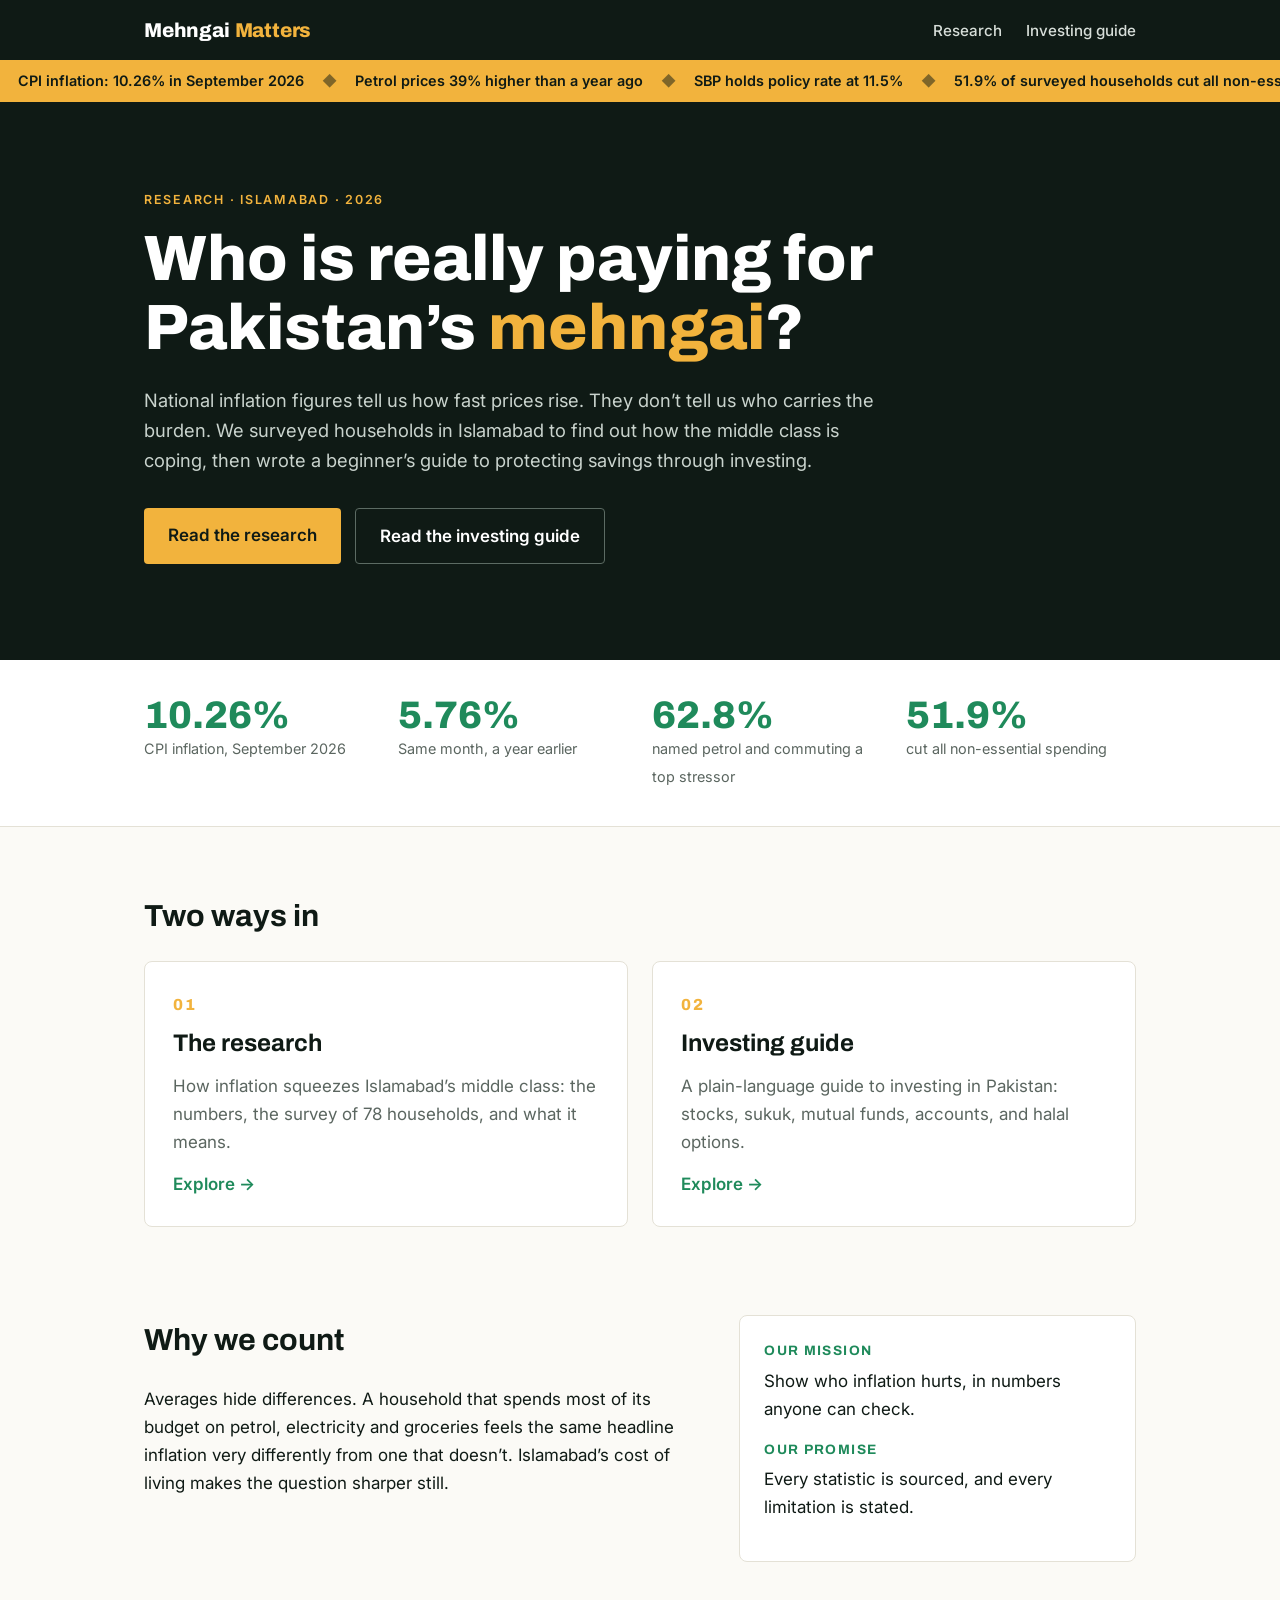
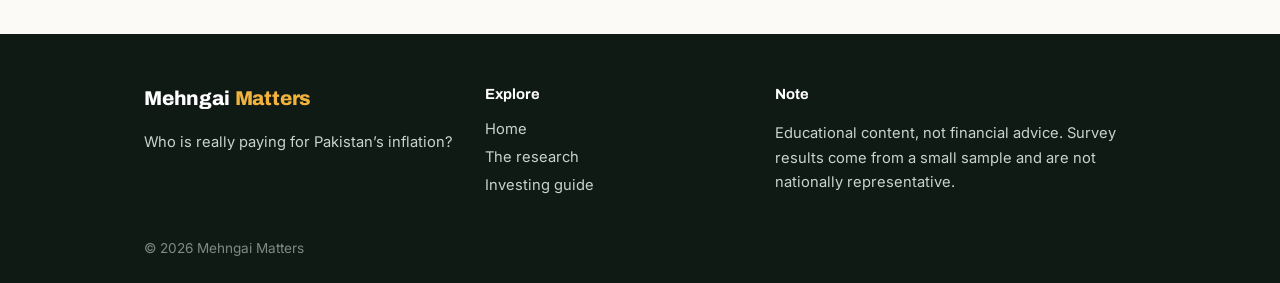
<file: index.html>
<!DOCTYPE html><html lang="en"><head><meta charset="UTF-8"><meta name="viewport" content="width=device-width, initial-scale=1.0">
<title>Mehngai Matters: who is paying for Pakistan’s inflation?</title><meta name="description" content="Research on how inflation affects Islamabad’s middle class, plus a beginner’s guide to investing in Pakistan.">
<link rel="icon" href="data:image/svg+xml,%3Csvg xmlns='http://www.w3.org/2000/svg' viewBox='0 0 100 100'%3E%3Ctext y='.9em' font-size='90'%3E%F0%9F%93%89%3C/text%3E%3C/svg%3E">
<link rel="preconnect" href="https://fonts.googleapis.com"><link rel="preconnect" href="https://fonts.gstatic.com" crossorigin>
<link href="https://fonts.googleapis.com/css2?family=Archivo:wght@600;700;800&family=Inter:wght@400;500;600&display=swap" rel="stylesheet">
<link rel="stylesheet" href="style.css"></head><body>
<header class="site-header"><div class="wrap bar"><a class="brand" href="index.html">Mehngai<span>Matters</span></a><nav><a href="research.html">Research</a><a href="blog.html">Investing guide</a></nav></div></header>
<div class="ticker"><div class="track"><span>CPI inflation: 10.26% in September 2026</span><i>◆</i><span>Petrol prices 39% higher than a year ago</span><i>◆</i><span>SBP holds policy rate at 11.5%</span><i>◆</i><span>51.9% of surveyed households cut all non-essential spending</span><i>◆</i><span>Wholesale inflation: 13.33%</span><i>◆</i><span>Only 9.1% are dipping into savings</span><i>◆</i><span>CPI inflation: 10.26% in September 2026</span><i>◆</i><span>Petrol prices 39% higher than a year ago</span><i>◆</i><span>SBP holds policy rate at 11.5%</span><i>◆</i><span>51.9% of surveyed households cut all non-essential spending</span><i>◆</i><span>Wholesale inflation: 13.33%</span><i>◆</i><span>Only 9.1% are dipping into savings</span><i>◆</i></div></div>
<section class="hero"><div class="wrap"><p class="eyebrow">Research · Islamabad · 2026</p><h1>Who is really paying for Pakistan’s <em>mehngai</em>?</h1>
<p class="lead">National inflation figures tell us how fast prices rise. They don’t tell us who carries the burden. We surveyed households in Islamabad to find out how the middle class is coping, then wrote a beginner’s guide to protecting savings through investing.</p>
<div class="cta"><a class="btn" href="research.html">Read the research</a><a class="btn ghost" href="blog.html">Read the investing guide</a></div></div></section>
<section class="stats"><div class="wrap grid4">
<div><b>10.26%</b><span>CPI inflation, September 2026</span></div><div><b>5.76%</b><span>Same month, a year earlier</span></div>
<div><b>62.8%</b><span>named petrol and commuting a top stressor</span></div><div><b>51.9%</b><span>cut all non-essential spending</span></div></div></section>
<section class="wrap block"><h2>Two ways in</h2><div class="cards">
<a class="card" href="research.html"><small>01</small><h3>The research</h3><p>How inflation squeezes Islamabad’s middle class: the numbers, the survey of 78 households, and what it means.</p><span>Explore →</span></a>
<a class="card" href="blog.html"><small>02</small><h3>Investing guide</h3><p>A plain-language guide to investing in Pakistan: stocks, sukuk, mutual funds, accounts, and halal options.</p><span>Explore →</span></a></div></section>
<section class="wrap block purpose"><div><h2>Why we count</h2><p>Averages hide differences. A household that spends most of its budget on petrol, electricity and groceries feels the same headline inflation very differently from one that doesn’t. Islamabad’s cost of living makes the question sharper still.</p></div>
<div class="mv"><h4>Our mission</h4><p>Show who inflation hurts, in numbers anyone can check.</p><h4>Our promise</h4><p>Every statistic is sourced, and every limitation is stated.</p></div></section>
<footer class="site-footer"><div class="wrap cols"><div><a class="brand" href="index.html">Mehngai<span>Matters</span></a><p>Who is really paying for Pakistan’s inflation?</p></div>
<div><h4>Explore</h4><a href="index.html">Home</a><a href="research.html">The research</a><a href="blog.html">Investing guide</a></div>
<div><h4>Note</h4><p>Educational content, not financial advice. Survey results come from a small sample and are not nationally representative.</p></div></div>
<div class="wrap fine">© 2026 Mehngai Matters</div></footer></body></html>
</file>
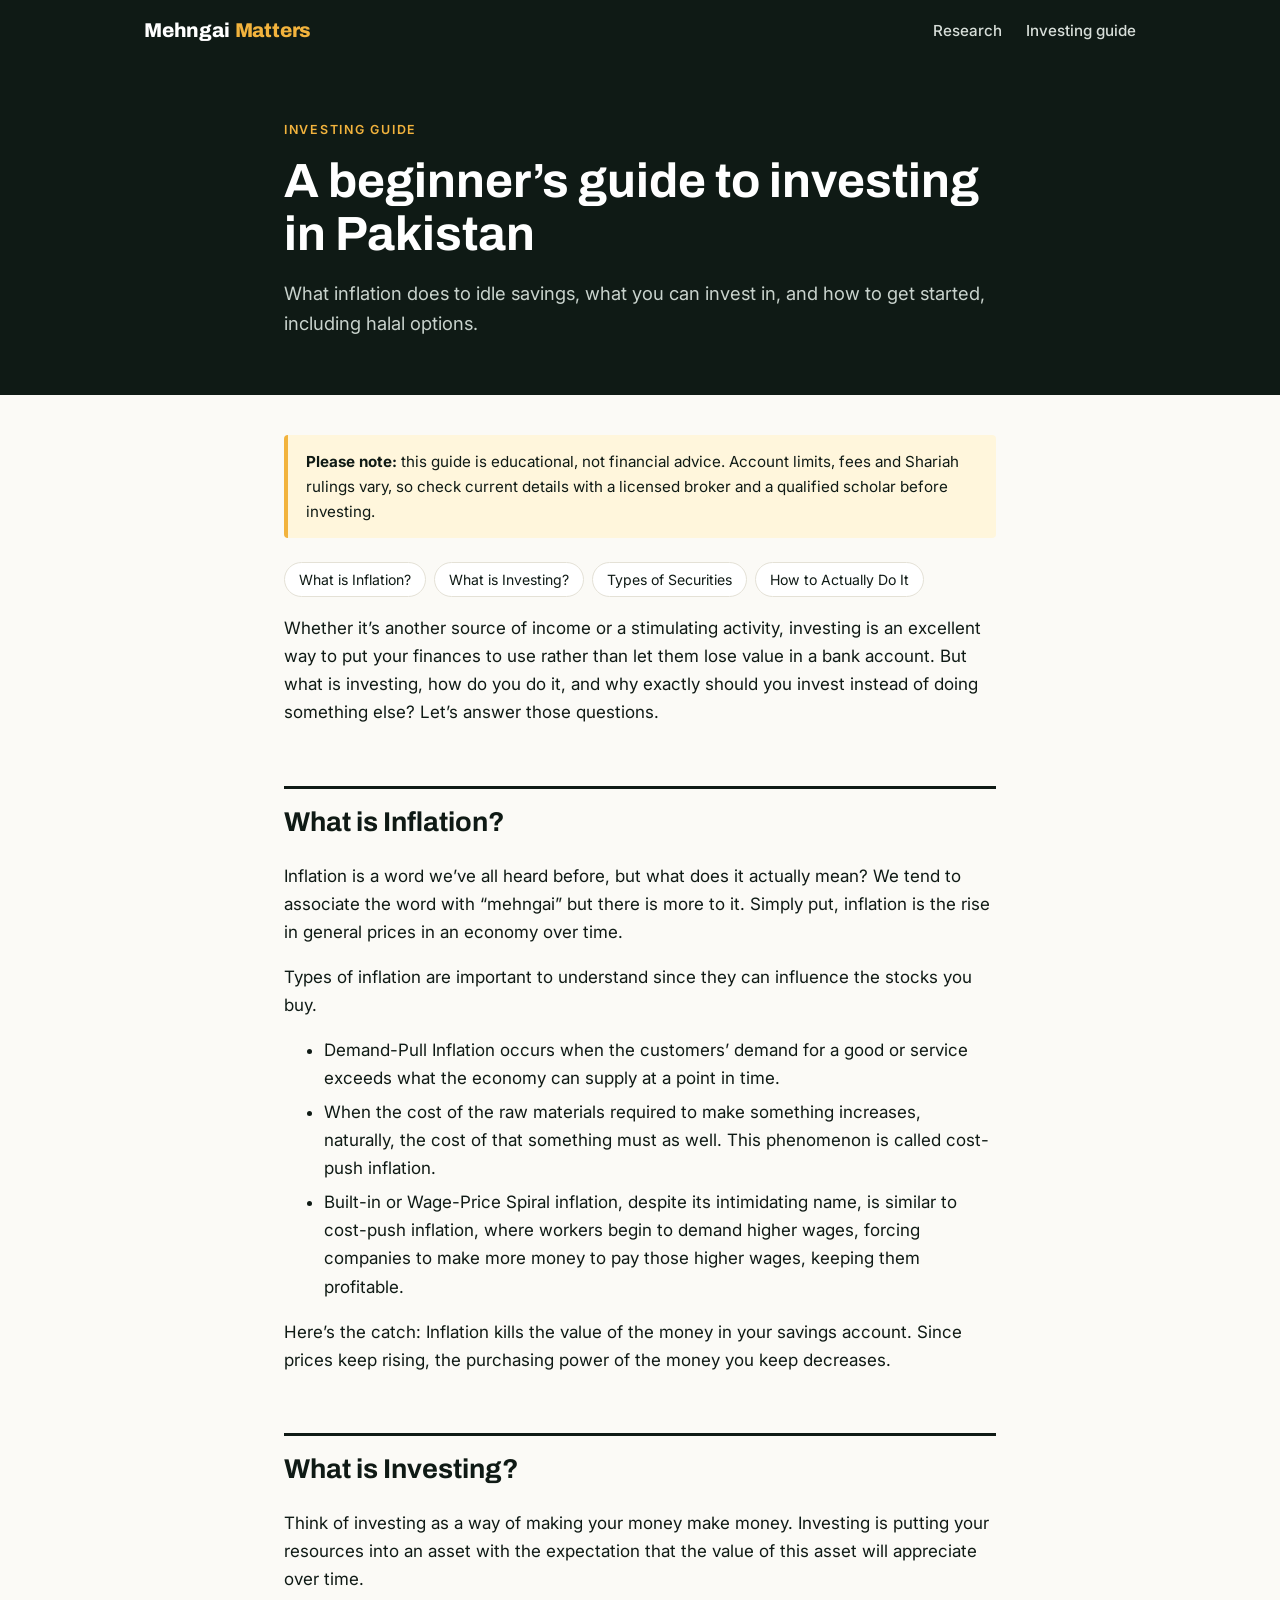
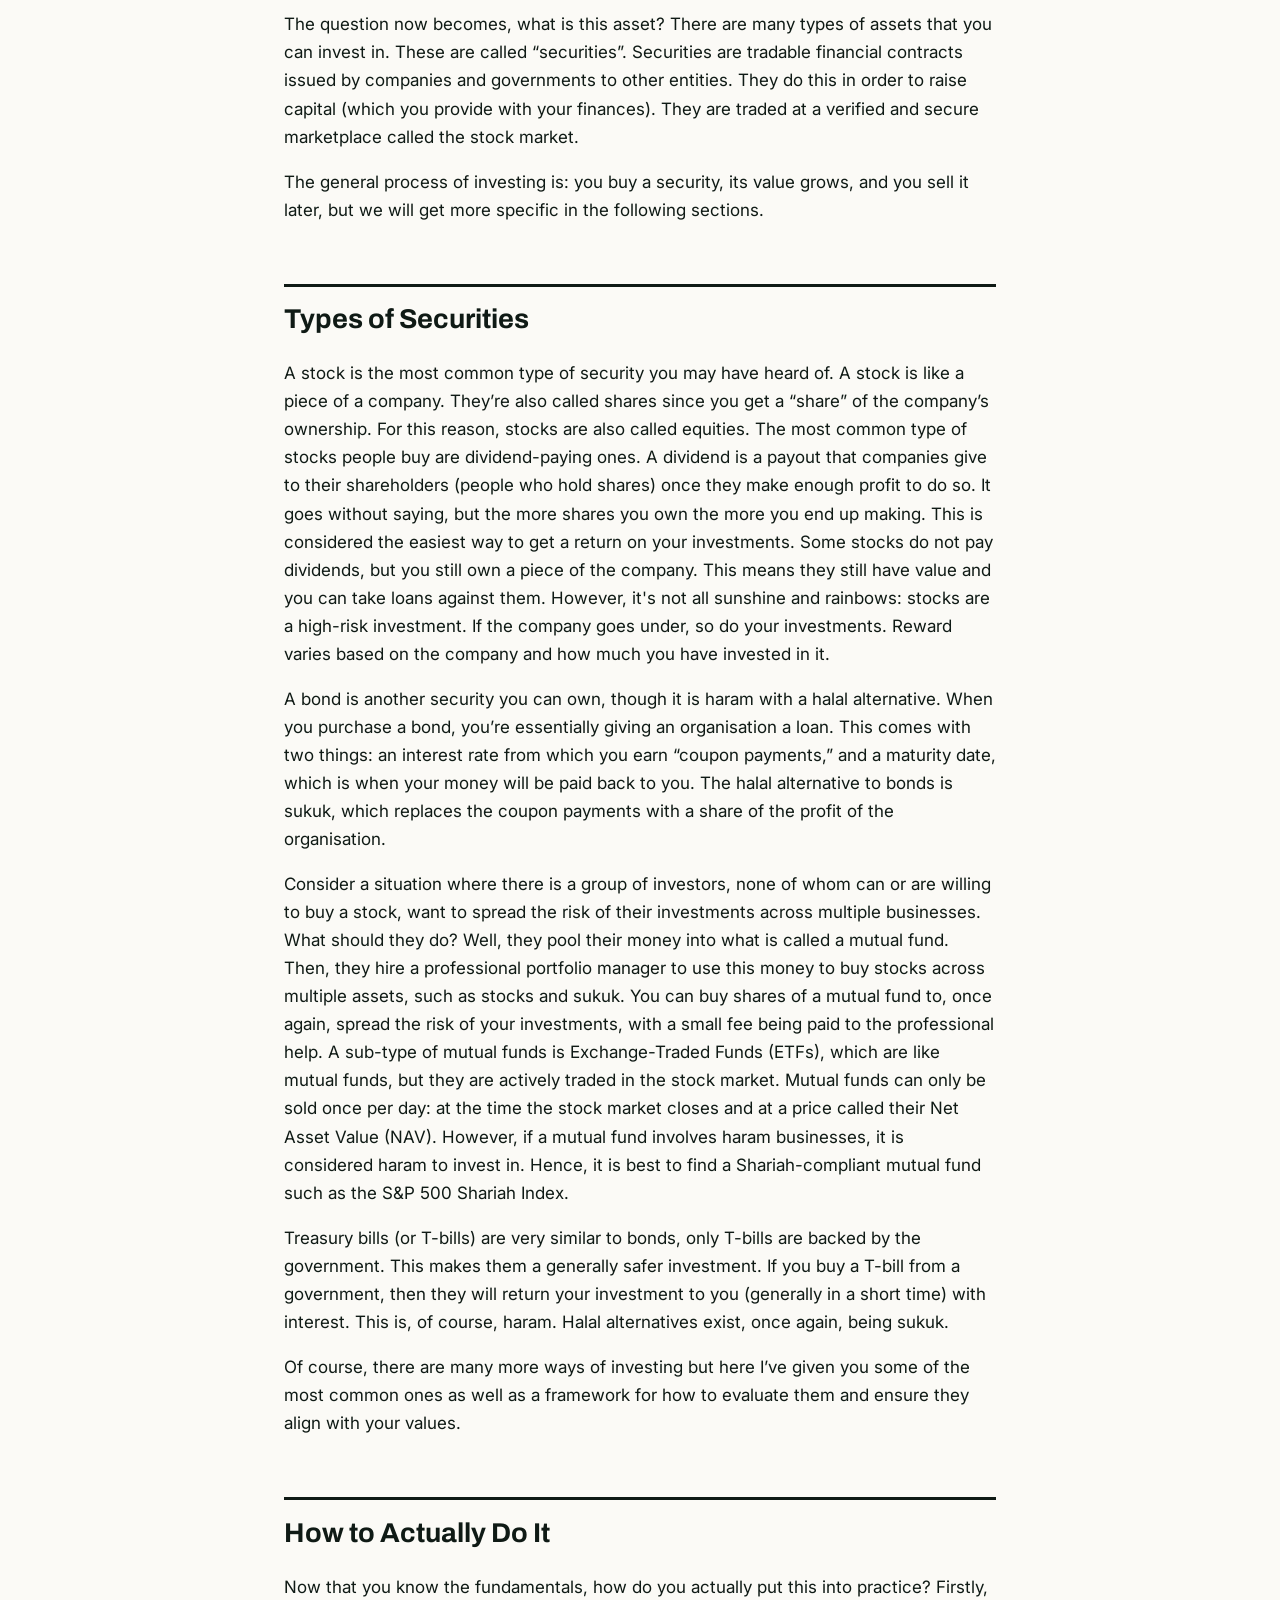
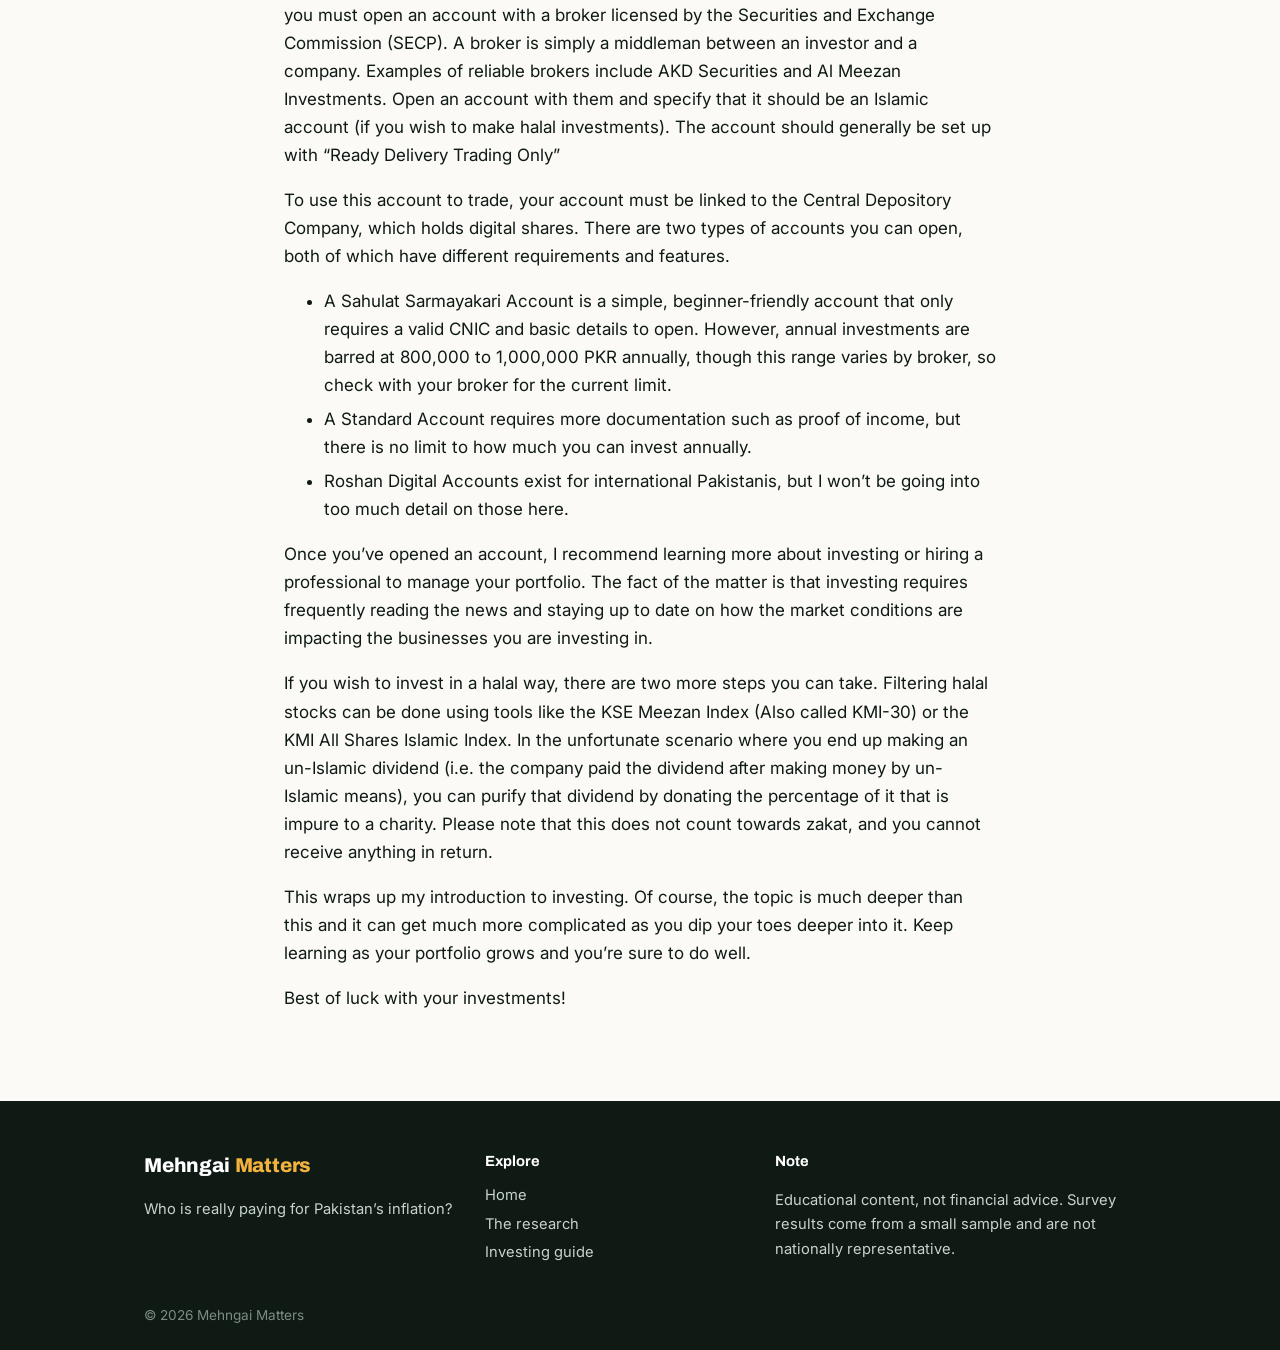
<file: blog.html>
<!DOCTYPE html><html lang="en"><head><meta charset="UTF-8"><meta name="viewport" content="width=device-width, initial-scale=1.0">
<title>Beginner’s guide to investing in Pakistan | Mehngai Matters</title><meta name="description" content="Inflation, stocks, sukuk, mutual funds, brokerage accounts and halal investing, explained for beginners.">
<link rel="icon" href="data:image/svg+xml,%3Csvg xmlns='http://www.w3.org/2000/svg' viewBox='0 0 100 100'%3E%3Ctext y='.9em' font-size='90'%3E%F0%9F%93%89%3C/text%3E%3C/svg%3E">
<link rel="preconnect" href="https://fonts.googleapis.com"><link rel="preconnect" href="https://fonts.gstatic.com" crossorigin>
<link href="https://fonts.googleapis.com/css2?family=Archivo:wght@600;700;800&family=Inter:wght@400;500;600&display=swap" rel="stylesheet">
<link rel="stylesheet" href="style.css"></head><body>
<header class="site-header"><div class="wrap bar"><a class="brand" href="index.html">Mehngai<span>Matters</span></a><nav><a href="research.html">Research</a><a href="blog.html">Investing guide</a></nav></div></header>
<section class="page-hero"><div class="wrap narrow"><p class="eyebrow">Investing guide</p><h1>A beginner’s guide to investing in Pakistan</h1><p class="lead">What inflation does to idle savings, what you can invest in, and how to get started, including halal options.</p></div></section>
<article class="wrap narrow prose"><div class="note"><b>Please note:</b> this guide is educational, not financial advice. Account limits, fees and Shariah rulings vary, so check current details with a licensed broker and a qualified scholar before investing.</div>
<nav class="toc"><a href="#what-is-inflation">What is Inflation?</a><a href="#what-is-investing">What is Investing?</a><a href="#types-of-securities">Types of Securities</a><a href="#how-to-actually-do-it">How to Actually Do It</a></nav><p>Whether it’s another source of income or a stimulating activity, investing is an excellent way to put your finances to use rather than let them lose value in a bank account. But what is investing, how do you do it, and why exactly should you invest instead of doing something else? Let’s answer those questions.</p><h2 id="what-is-inflation">What is Inflation?</h2><p>Inflation is a word we’ve all heard before, but what does it actually mean? We tend to associate the word with “mehngai” but there is more to it. Simply put, inflation is the rise in general prices in an economy over time.</p><p>Types of inflation are important to understand since they can influence the stocks you buy.</p><ul><li>Demand-Pull Inflation occurs when the customers’ demand for a good or service exceeds what the economy can supply at a point in time.</li><li>When the cost of the raw materials required to make something increases, naturally, the cost of that something must as well. This phenomenon is called cost-push inflation.</li><li>Built-in or Wage-Price Spiral inflation, despite its intimidating name, is similar to cost-push inflation, where workers begin to demand higher wages, forcing companies to make more money to pay those higher wages, keeping them profitable.</li></ul><p>Here’s the catch: Inflation kills the value of the money in your savings account. Since prices keep rising, the purchasing power of the money you keep decreases.</p><h2 id="what-is-investing">What is Investing?</h2><p>Think of investing as a way of making your money make money. Investing is putting your resources into an asset with the expectation that the value of this asset will appreciate over time.</p><p>The question now becomes, what is this asset? There are many types of assets that you can invest in. These are called “securities”. Securities are tradable financial contracts issued by companies and governments to other entities. They do this in order to raise capital (which you provide with your finances). They are traded at a verified and secure marketplace called the stock market.</p><p>The general process of investing is: you buy a security, its value grows, and you sell it later, but we will get more specific in the following sections.</p><h2 id="types-of-securities">Types of Securities</h2><p>A stock is the most common type of security you may have heard of. A stock is like a piece of a company. They’re also called shares since you get a “share” of the company’s ownership. For this reason, stocks are also called equities. The most common type of stocks people buy are dividend-paying ones. A dividend is a payout that companies give to their shareholders (people who hold shares) once they make enough profit to do so. It goes without saying, but the more shares you own the more you end up making. This is considered the easiest way to get a return on your investments. Some stocks do not pay dividends, but you still own a piece of the company. This means they still have value and you can take loans against them. However, it&#x27;s not all sunshine and rainbows: stocks are a high-risk investment. If the company goes under, so do your investments. Reward varies based on the company and how much you have invested in it.</p><p>A bond is another security you can own, though it is haram with a halal alternative. When you purchase a bond, you’re essentially giving an organisation a loan. This comes with two things: an interest rate from which you earn “coupon payments,” and a maturity date, which is when your money will be paid back to you. The halal alternative to bonds is sukuk, which replaces the coupon payments with a share of the profit of the organisation.</p><p>Consider a situation where there is a group of investors, none of whom can or are willing to buy a stock, want to spread the risk of their investments across multiple businesses. What should they do? Well, they pool their money into what is called a mutual fund. Then, they hire a professional portfolio manager to use this money to buy stocks across multiple assets, such as stocks and sukuk. You can buy shares of a mutual fund to, once again, spread the risk of your investments, with a small fee being paid to the professional help. A sub-type of mutual funds is Exchange-Traded Funds (ETFs), which are like mutual funds, but they are actively traded in the stock market. Mutual funds can only be sold once per day: at the time the stock market closes and at a price called their Net Asset Value (NAV). However, if a mutual fund involves haram businesses, it is considered haram to invest in. Hence, it is best to find a Shariah-compliant mutual fund such as the S&amp;P 500 Shariah Index.</p><p>Treasury bills (or T-bills) are very similar to bonds, only T-bills are backed by the government. This makes them a generally safer investment. If you buy a T-bill from a government, then they will return your investment to you (generally in a short time) with interest. This is, of course, haram. Halal alternatives exist, once again, being sukuk.</p><p>Of course, there are many more ways of investing but here I’ve given you some of the most common ones as well as a framework for how to evaluate them and ensure they align with your values.</p><h2 id="how-to-actually-do-it">How to Actually Do It</h2><p>Now that you know the fundamentals, how do you actually put this into practice? Firstly, you must open an account with a broker licensed by the Securities and Exchange Commission (SECP). A broker is simply a middleman between an investor and a company. Examples of reliable brokers include AKD Securities and Al Meezan Investments. Open an account with them and specify that it should be an Islamic account (if you wish to make halal investments). The account should generally be set up with “Ready Delivery Trading Only”</p><p>To use this account to trade, your account must be linked to the Central Depository Company, which holds digital shares. There are two types of accounts you can open, both of which have different requirements and features.</p><ul><li>A Sahulat Sarmayakari Account is a simple, beginner-friendly account that only requires a valid CNIC and basic details to open. However, annual investments are barred at 800,000 to 1,000,000 PKR annually, though this range varies by broker, so check with your broker for the current limit.</li><li>A Standard Account requires more documentation such as proof of income, but there is no limit to how much you can invest annually.</li><li>Roshan Digital Accounts exist for international Pakistanis, but I won’t be going into too much detail on those here.</li></ul><p>Once you’ve opened an account, I recommend learning more about investing or hiring a professional to manage your portfolio. The fact of the matter is that investing requires frequently reading the news and staying up to date on how the market conditions are impacting the businesses you are investing in.</p><p>If you wish to invest in a halal way, there are two more steps you can take. Filtering halal stocks can be done using tools like the KSE Meezan Index (Also called KMI-30) or the KMI All Shares Islamic Index. In the unfortunate scenario where you end up making an un-Islamic dividend (i.e. the company paid the dividend after making money by un-Islamic means), you can purify that dividend by donating the percentage of it that is impure to a charity. Please note that this does not count towards zakat, and you cannot receive anything in return.</p><p>This wraps up my introduction to investing. Of course, the topic is much deeper than this and it can get much more complicated as you dip your toes deeper into it. Keep learning as your portfolio grows and you’re sure to do well.</p><p>Best of luck with your investments!</p></article>
<footer class="site-footer"><div class="wrap cols"><div><a class="brand" href="index.html">Mehngai<span>Matters</span></a><p>Who is really paying for Pakistan’s inflation?</p></div>
<div><h4>Explore</h4><a href="index.html">Home</a><a href="research.html">The research</a><a href="blog.html">Investing guide</a></div>
<div><h4>Note</h4><p>Educational content, not financial advice. Survey results come from a small sample and are not nationally representative.</p></div></div>
<div class="wrap fine">© 2026 Mehngai Matters</div></footer></body></html>
</file>
<file: style.css>
:root{--ink:#0f1a15;--paper:#fbfaf6;--card:#fff;--line:#e4e1d6;--green:#1f8a5b;--amber:#f2b33d;--red:#d1495b;--muted:#5b6660}
*{box-sizing:border-box}html{scroll-behavior:smooth}
body{margin:0;background:var(--paper);color:var(--ink);font:400 17px/1.65 Inter,system-ui,sans-serif}
a{color:var(--green)}h1,h2,h3,h4,.brand,.stats b{font-family:Archivo,system-ui,sans-serif}
.wrap{max-width:1040px;margin:0 auto;padding:0 24px}.narrow{max-width:760px}
.site-header{position:sticky;top:0;z-index:5;background:var(--ink);color:#fff}
.bar{display:flex;justify-content:space-between;align-items:center;height:60px}
.brand{font-weight:800;font-size:1.25rem;color:#fff;text-decoration:none;letter-spacing:-.01em}.brand span{color:var(--amber);margin-left:.25em}
.site-header nav a{color:#d7ded9;text-decoration:none;margin-left:24px;font-size:.95rem;font-weight:500}.site-header nav a:hover{color:var(--amber)}
.ticker{background:var(--amber);color:var(--ink);overflow:hidden;white-space:nowrap;font-weight:600;font-size:.9rem}
.track{display:inline-block;padding:9px 0;animation:tick 40s linear infinite}.track span{margin:0 18px}.track i{font-style:normal;opacity:.5}
@keyframes tick{to{transform:translateX(-50%)}}@media(prefers-reduced-motion:reduce){.track{animation:none}}
.hero{background:var(--ink);color:#fff;padding:88px 0 96px}
.eyebrow{text-transform:uppercase;letter-spacing:.14em;font-size:.78rem;font-weight:600;color:var(--amber);margin:0 0 14px}
.hero h1{font-size:clamp(2.2rem,6vw,4rem);line-height:1.08;font-weight:800;margin:0 0 22px;max-width:16em}.hero h1 em{font-style:normal;color:var(--amber)}
.lead{font-size:1.15rem;color:#c9d3cd;max-width:40em;margin:0}.cta{margin-top:32px;display:flex;gap:14px;flex-wrap:wrap}
.btn{display:inline-block;background:var(--amber);color:var(--ink);padding:13px 24px;border-radius:4px;font-weight:600;text-decoration:none}
.btn.ghost{background:transparent;color:#fff;border:1.5px solid #5c6b63}.btn:hover{filter:brightness(1.08)}
.stats{background:var(--card);border-bottom:1px solid var(--line)}.grid4{display:grid;grid-template-columns:repeat(4,1fr);gap:24px;padding-top:36px;padding-bottom:36px}
.stats b{display:block;font-size:2.4rem;line-height:1;font-weight:800;color:var(--green)}.stats span{font-size:.9rem;color:var(--muted)}
.block{padding-top:64px;padding-bottom:24px}.block h2{font-size:1.9rem;margin:0 0 20px}
.cards{display:grid;grid-template-columns:1fr 1fr;gap:24px}
.card{background:var(--card);border:1px solid var(--line);border-radius:8px;padding:28px;text-decoration:none;color:var(--ink);transition:transform .15s,box-shadow .15s}
.card:hover{transform:translateY(-3px);box-shadow:0 10px 28px rgba(15,26,21,.1)}
.card small{color:var(--amber);font:800 1rem Archivo;letter-spacing:.1em}.card h3{margin:6px 0 8px;font-size:1.5rem}.card p{color:var(--muted);margin:0 0 14px}.card span{color:var(--green);font-weight:600}
.purpose{display:grid;grid-template-columns:1.4fr 1fr;gap:40px;padding-bottom:72px}.mv{background:var(--card);border:1px solid var(--line);border-radius:8px;padding:24px}
.mv h4{margin:0;color:var(--green);font-size:.85rem;text-transform:uppercase;letter-spacing:.1em}.mv p{margin:4px 0 16px}
.page-hero{background:var(--ink);color:#fff;padding:60px 0 56px}.page-hero h1{font-size:clamp(1.9rem,4.5vw,3rem);line-height:1.12;margin:0 0 16px}
.prose{padding-top:40px;padding-bottom:72px}.prose h2{font-size:1.7rem;margin:2.2em 0 .5em;padding-top:.4em;border-top:3px solid var(--ink)}
.prose h3{font-size:1.2rem;margin:1.8em 0 .4em}.prose p,.prose li{max-width:68ch}.prose li{margin:.35em 0}
.note{background:#fff6dc;border-left:4px solid var(--amber);padding:14px 18px;border-radius:4px;font-size:.95rem;margin-bottom:24px}
.toc{display:flex;flex-wrap:wrap;gap:8px;margin:0 0 8px}.toc a{background:var(--card);border:1px solid var(--line);border-radius:99px;padding:5px 14px;font-size:.88rem;text-decoration:none;color:var(--ink)}.toc a:hover{border-color:var(--green);color:var(--green)}
details{background:var(--card);border:1px solid var(--line);border-radius:8px;padding:4px 20px;margin:18px 0}summary{cursor:pointer;font-weight:600;padding:12px 0}
.chart{position:relative;height:300px;background:var(--card);border:1px solid var(--line);border-radius:8px;padding:16px}.chart.sm{height:280px;max-width:520px}
.cap{font-size:.92rem;color:var(--muted);margin:10px 0 0}.refs li{font-size:.95rem}
.scroll{overflow-x:auto}.heat{border-collapse:separate;border-spacing:3px;width:100%;font-size:.92rem}.heat th{font-weight:600;text-align:left;padding:8px}.heat thead th{text-align:center;font-size:.82rem;color:var(--muted)}
.heat td{text-align:center;font-weight:600;padding:12px 8px;border-radius:4px}
.site-footer{background:var(--ink);color:#c9d3cd;padding:48px 0 24px;font-size:.92rem}.cols{display:grid;grid-template-columns:1.2fr 1fr 1.4fr;gap:32px}
.site-footer h4{color:#fff;margin:0 0 10px}.site-footer a:not(.brand){display:block;color:#c9d3cd;text-decoration:none;margin:4px 0}.site-footer a:hover{color:var(--amber)}.fine{margin-top:28px;color:#7d8b83;font-size:.85rem}
@media(max-width:760px){.grid4{grid-template-columns:1fr 1fr}.cards,.purpose,.cols{grid-template-columns:1fr}.hero{padding:56px 0 64px}.site-header nav a{margin-left:14px}.chart{height:260px}}
</file>
